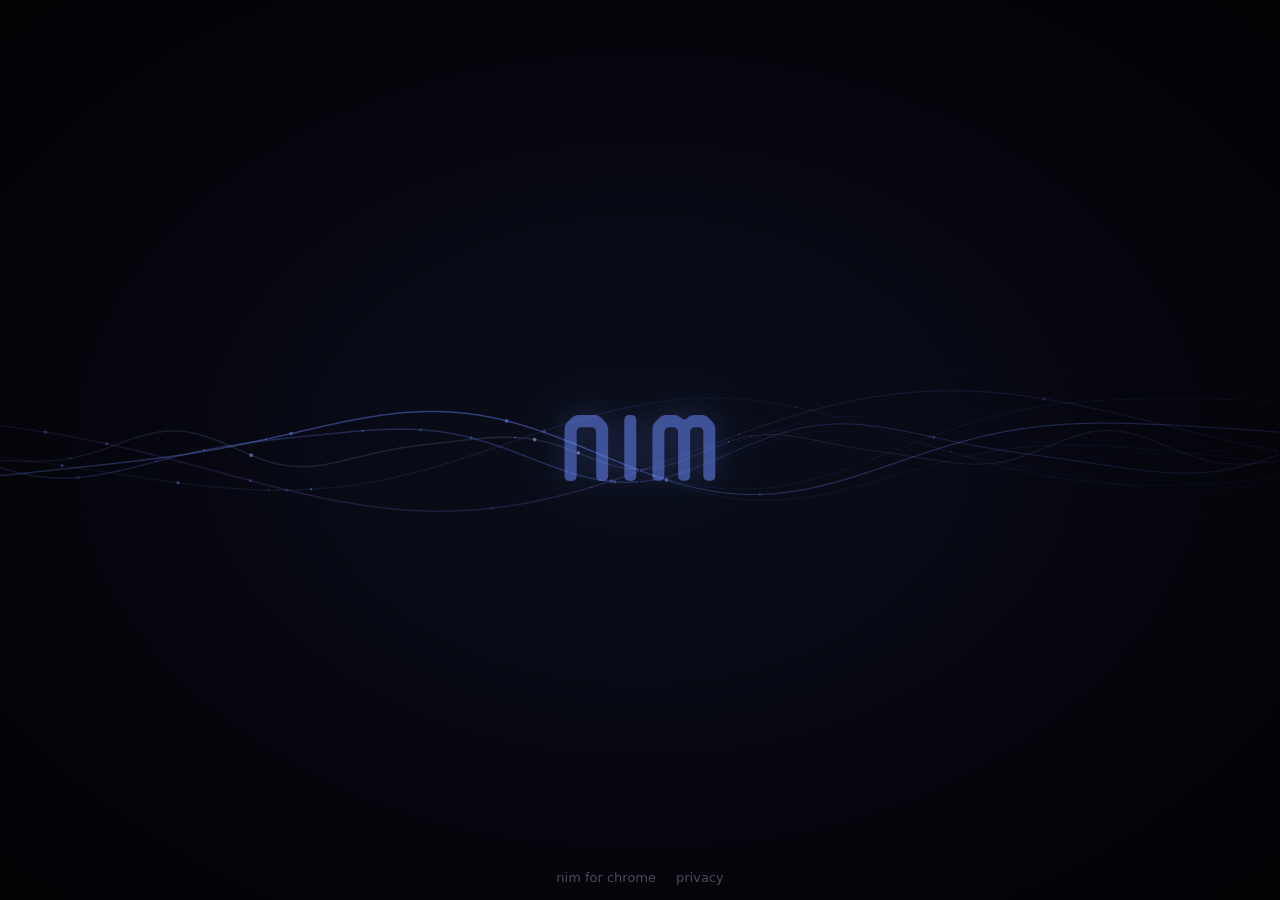
<file: index.html>
<!DOCTYPE html>
<html lang="en">
<head>
    <meta charset="UTF-8">
    <meta name="viewport" content="width=device-width, initial-scale=1.0">
    <meta name="description" content="nim">
    <meta name="theme-color" content="#060610">
    <title>nim</title>
    <style>
        * { margin: 0; padding: 0; box-sizing: border-box; }

        html, body {
            width: 100%;
            height: 100%;
            overflow: hidden;
            background: #060610;
        }

        #void {
            position: fixed;
            top: 0; left: 0;
            width: 100%; height: 100%;
            background: radial-gradient(ellipse at center, #0a0e1a 0%, #060610 60%, #030306 100%);
            overflow: hidden;
        }

        #bg-video {
            position: absolute;
            top: 50%; left: 50%;
            min-width: 100%; min-height: 100%;
            width: auto; height: auto;
            transform: translate(-50%, -50%);
            z-index: -1;
            object-fit: cover;
            opacity: 0;
            transition: opacity 3s ease-in;
        }

        #bg-video.loaded {
            opacity: 0.13;
        }

        canvas {
            position: absolute;
            top: 0; left: 0;
            width: 100%; height: 100%;
            opacity: 0;
            transition: opacity 5s ease-in;
        }

        canvas.visible {
            opacity: 1;
        }

        #nim-container {
            position: absolute;
            top: 50%; left: 50%;
            transform: translate(-50%, -50%);
            z-index: 10;
            pointer-events: none;
        }

        #nim-logo {
            width: clamp(60px, 12vw, 160px);
            height: auto;
            filter: drop-shadow(0 0 12px rgba(108, 140, 255, 0.35))
                    drop-shadow(0 0 30px rgba(108, 140, 255, 0.15));
            opacity: 0;
            transition: opacity 5s ease-in;
        }

        #nim-logo.visible {
            opacity: 0.55;
        }

        #vignette {
            position: fixed;
            top: 0; left: 0;
            width: 100%; height: 100%;
            z-index: 20;
            pointer-events: none;
            background: radial-gradient(ellipse at center, transparent 0%, transparent 40%, rgba(3, 3, 6, 0.9) 100%);
        }

        #foot {
            position: fixed;
            bottom: 16px; left: 0;
            width: 100%;
            z-index: 30;
            text-align: center;
            font: 13px/1 -apple-system, BlinkMacSystemFont, 'Segoe UI', system-ui, sans-serif;
        }

        #foot a {
            color: #9EA2B8;
            opacity: 0.45;
            text-decoration: none;
            margin: 0 10px;
            transition: opacity 0.3s;
        }

        #foot a:hover, #foot a:focus-visible { opacity: 1; }

    </style>
</head>
<body>
    <div id="void">
        <video id="bg-video" autoplay loop muted playsinline>
            <source src="nim_background.mp4" type="video/mp4">
        </video>
        <canvas id="wave-field"></canvas>
        <div id="nim-container">
            <svg id="nim-logo" xmlns="http://www.w3.org/2000/svg" viewBox="50 -496 1152 516"><path fill="#6C8CFF" d="M111 10h-11q-40 0-40-40v-353q0-29 20-49l33-33q20-20 49-20h124q29 0 49 21l32 32q20 20 20 49v353q0 40-40 40h-10q-40 0-40-40v-324q0-40-40-40h-66q-40 0-40 40v324q0 40-40 40m437-495h10q40 0 40 40v414q0 40-40 40h-10q-40 0-40-40v-414q0-40 40-40M769 8h-10q-40 0-40-40v-351q0-30 20-50l32-32q20-20 49-20h63q15 0 26.5 5t22.5 16q13 13 26 13 11 0 22-11l2-2q11-11 22.5-16t26.5-5h59q15 0 26.5 5t22.5 16l32 32q20 20 20 49v351q0 40-40 40h-10q-40 0-40-40v-322q0-40-40-40h-19q-40 0-40 40v322q0 40-40 40h-10q-40 0-40-40v-322q0-40-40-40h-23q-40 0-40 40v322q0 40-40 40"/></svg>
        </div>
    </div>
    <div id="vignette"></div>
    <nav id="foot"><a href="/chrome/">nim for chrome</a><a href="/privacy/">privacy</a></nav>

    <script>
        (function() {
            'use strict';

            const canvas = document.getElementById('wave-field');
            const ctx = canvas.getContext('2d');
            let w, h, cx, cy, dpr;
            let time = 0;
            let mouse = { x: 0, y: 0, active: false };

            function resize() {
                dpr = Math.min(window.devicePixelRatio || 1, 2);
                w = window.innerWidth;
                h = window.innerHeight;
                cx = w / 2;
                cy = h / 2;
                canvas.width = w * dpr;
                canvas.height = h * dpr;
                canvas.style.width = w + 'px';
                canvas.style.height = h + 'px';
                ctx.setTransform(dpr, 0, 0, dpr, 0, 0);
            }

            // Timeline wave parameters
            // Each wave has: amplitude, frequency, speed, phase, color, opacity
            // Past waves are solid, future waves fork into probability bands
            const waves = [
                // Primary signal waves - brand blue family
                { amp: 35, freq: 0.008, speed: 0.012, phase: 0,    color: [108, 140, 255], opacity: 0.4 },
                { amp: 25, freq: 0.012, speed: 0.015, phase: 1.2,  color: [108, 140, 255], opacity: 0.25 },
                { amp: 50, freq: 0.005, speed: 0.008, phase: 2.5,  color: [130, 108, 220], opacity: 0.2 },
                // Subtle harmonic echoes
                { amp: 15, freq: 0.02,  speed: 0.02,  phase: 0.8,  color: [160, 180, 255], opacity: 0.15 },
                { amp: 40, freq: 0.006, speed: 0.01,  phase: 3.8,  color: [90, 120, 200],  opacity: 0.12 },
            ];

            // Prediction fork parameters
            const forkCount = 3;
            const forkSpread = 0.6; // How much futures diverge

            // Smooth cursor influence - gaussian falloff, proportional to vertical offset
            function cursorDeflection(x, y) {
                if (!mouse.active) return 0;
                const dx = x - mouse.x;
                const dy = y - mouse.y;
                const distSq = dx * dx + dy * dy;
                const radius = 200;
                if (distSq > radius * radius) return 0;
                // Smooth gaussian-like falloff instead of linear
                const falloff = Math.exp(-distSq / (radius * radius * 0.18));
                // Push proportional to dy so it's smooth through center
                return dy * falloff * 0.35;
            }

            function waveY(x, wave, t) {
                const { amp, freq, speed, phase } = wave;
                const timeOffset = t * speed;
                const normalizedX = x - cx;
                return cy + Math.sin(normalizedX * freq + timeOffset + phase) * amp
                           + Math.sin(normalizedX * freq * 1.7 + timeOffset * 0.7 + phase) * amp * 0.3;
            }

            function drawWave(wave, t) {
                const { color, opacity } = wave;
                const nowX = cx;
                const step = 3;

                // === PAST (left of center) - solid, confident ===
                ctx.beginPath();
                let firstPoint = true;

                for (let x = 0; x <= nowX; x += step) {
                    let y = waveY(x, wave, t);
                    y += cursorDeflection(x, y);
                    if (firstPoint) { ctx.moveTo(x, y); firstPoint = false; }
                    else ctx.lineTo(x, y);
                }

                ctx.strokeStyle = `rgba(${color[0]}, ${color[1]}, ${color[2]}, ${opacity})`;
                ctx.lineWidth = 1.5;
                ctx.stroke();

                // === FUTURE (right of center) - forking probability bands ===
                for (let f = 0; f < forkCount; f++) {
                    const forkOffset = (f - (forkCount - 1) / 2) * forkSpread;
                    ctx.beginPath();
                    firstPoint = true;

                    for (let x = nowX; x <= w; x += step) {
                        const dist = x - nowX;
                        const divergence = forkOffset * (dist / (w - nowX));
                        const forkY = divergence * wave.amp * 1.5;
                        let y = waveY(x, wave, t) + forkY;
                        y += cursorDeflection(x, y);

                        if (firstPoint) { ctx.moveTo(x, y); firstPoint = false; }
                        else ctx.lineTo(x, y);
                    }

                    const forkOpacity = opacity * (f === Math.floor(forkCount / 2) ? 0.7 : 0.3);
                    ctx.strokeStyle = `rgba(${color[0]}, ${color[1]}, ${color[2]}, ${forkOpacity})`;
                    ctx.lineWidth = f === Math.floor(forkCount / 2) ? 1.2 : 0.7;
                    ctx.stroke();
                }
            }

            // Horizontal data stream - tiny dots flowing along the timeline
            const streamDots = [];
            const maxDots = 60;

            function initDots() {
                for (let i = 0; i < maxDots; i++) {
                    streamDots.push({
                        x: Math.random() * w,
                        speed: 1.5 + Math.random() * 3,
                        waveIdx: Math.floor(Math.random() * waves.length),
                        size: 0.5 + Math.random() * 1.5,
                        brightness: 0.3 + Math.random() * 0.7
                    });
                }
            }

            function updateAndDrawDots(t) {
                for (let i = 0; i < streamDots.length; i++) {
                    const dot = streamDots[i];
                    dot.x -= dot.speed;
                    if (dot.x < -10) {
                        dot.x = w + 10;
                        dot.waveIdx = Math.floor(Math.random() * waves.length);
                    }

                    const wave = waves[dot.waveIdx];
                    let y = waveY(dot.x, wave, t);
                    y += cursorDeflection(dot.x, y);

                    const futureF = dot.x > cx ? Math.max(0.2, 1 - (dot.x - cx) / (w - cx)) : 1;
                    const alpha = dot.brightness * futureF * 0.6;

                    ctx.beginPath();
                    ctx.arc(dot.x, y, dot.size, 0, Math.PI * 2);
                    ctx.fillStyle = `rgba(${wave.color[0]}, ${wave.color[1]}, ${wave.color[2]}, ${alpha})`;
                    ctx.fill();
                }
            }

            function animate() {
                time++;

                ctx.clearRect(0, 0, w, h);

                // Draw waves
                for (let i = 0; i < waves.length; i++) {
                    drawWave(waves[i], time);
                }

                // Streaming dots
                updateAndDrawDots(time);

                requestAnimationFrame(animate);
            }

            // Events
            let resizeTimer;
            window.addEventListener('resize', () => {
                clearTimeout(resizeTimer);
                resizeTimer = setTimeout(() => {
                    resize();
                    streamDots.length = 0;
                    initDots();
                }, 150);
            });

            document.addEventListener('mousemove', (e) => {
                mouse.x = e.clientX;
                mouse.y = e.clientY;
                mouse.active = true;
            });
            document.addEventListener('mouseleave', () => { mouse.active = false; });
            document.addEventListener('touchmove', (e) => {
                if (e.touches.length > 0) {
                    mouse.x = e.touches[0].clientX;
                    mouse.y = e.touches[0].clientY;
                    mouse.active = true;
                }
            });
            document.addEventListener('touchend', () => { mouse.active = false; });

            // Fade in background video once ready
            const vid = document.getElementById('bg-video');
            vid.addEventListener('canplaythrough', () => vid.classList.add('loaded'));
            if (vid.readyState >= 4) vid.classList.add('loaded');

            // Fade in logo and canvas together after a short delay
            const logo = document.getElementById('nim-logo');
            setTimeout(() => {
                logo.classList.add('visible');
                canvas.classList.add('visible');
            }, 500);

            // Init
            resize();
            initDots();
            animate();
        })();
    </script>
</body>
</html>
</file>
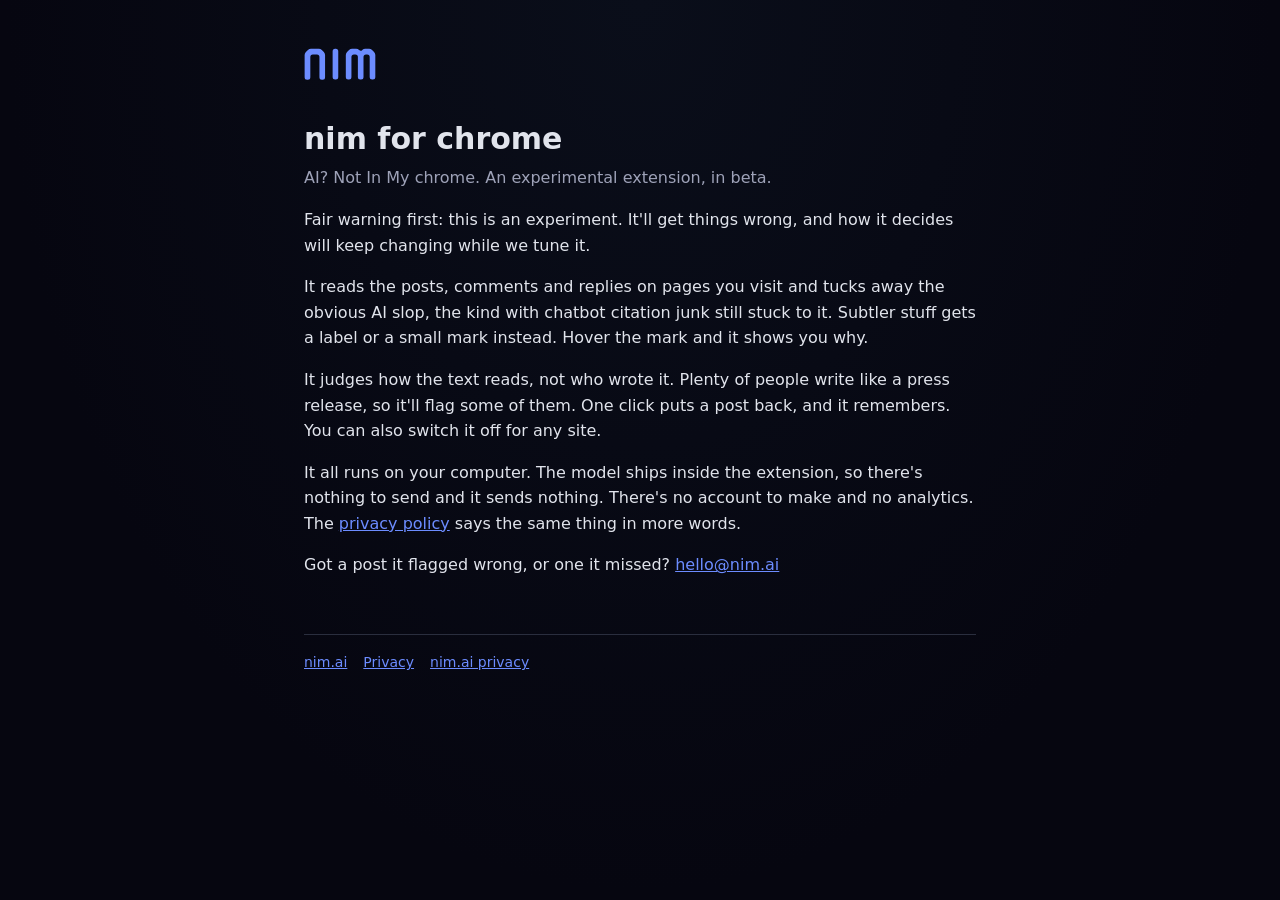
<file: chrome/index.html>
<!DOCTYPE html>
<html lang="en">
<head>
    <meta charset="UTF-8">
    <meta name="viewport" content="width=device-width, initial-scale=1.0">
    <meta name="theme-color" content="#060610">
    <meta name="description" content="nim for chrome, an experimental extension that hides obvious AI slop and flags subtler slop, on your computer.">
    <title>nim for chrome</title>
    <link rel="stylesheet" href="/doc.css">
</head>
<body>
<main>
    <a class="mark" href="/" aria-label="nim.ai home"><svg xmlns="http://www.w3.org/2000/svg" viewBox="50 -496 1152 516" role="img" aria-hidden="true"><path fill="#6C8CFF" d="M111 10h-11q-40 0-40-40v-353q0-29 20-49l33-33q20-20 49-20h124q29 0 49 21l32 32q20 20 20 49v353q0 40-40 40h-10q-40 0-40-40v-324q0-40-40-40h-66q-40 0-40 40v324q0 40-40 40m437-495h10q40 0 40 40v414q0 40-40 40h-10q-40 0-40-40v-414q0-40 40-40M769 8h-10q-40 0-40-40v-351q0-30 20-50l32-32q20-20 49-20h63q15 0 26.5 5t22.5 16q13 13 26 13 11 0 22-11l2-2q11-11 22.5-16t26.5-5h59q15 0 26.5 5t22.5 16l32 32q20 20 20 49v351q0 40-40 40h-10q-40 0-40-40v-322q0-40-40-40h-19q-40 0-40 40v322q0 40-40 40h-10q-40 0-40-40v-322q0-40-40-40h-23q-40 0-40 40v322q0 40-40 40"/></svg></a>

    <h1>nim for chrome</h1>
    <p class="dim">AI? Not In My chrome. An experimental extension, in beta.</p>

    <p>Fair warning first: this is an experiment. It'll get things wrong, and how it decides will keep changing
    while we tune it.</p>

    <p>It reads the posts, comments and replies on pages you visit and tucks away the obvious AI slop, the kind
    with chatbot citation junk still stuck to it. Subtler stuff gets a label or a small mark instead. Hover the mark
    and it shows you why.</p>

    <p>It judges how the text reads, not who wrote it. Plenty of people write like a press release, so it'll flag
    some of them. One click puts a post back, and it remembers. You can also switch it off for any site.</p>

    <p>It all runs on your computer. The model ships inside the extension, so there's nothing to send and it sends
    nothing. There's no account to make and no analytics. The <a href="/chrome/privacy/">privacy policy</a> says
    the same thing in more words.</p>

    <p>Got a post it flagged wrong, or one it missed? <a href="mailto:hello@nim.ai">hello@nim.ai</a></p>

    <footer>
        <a href="/">nim.ai</a><a href="/chrome/privacy/">Privacy</a><a href="/privacy/">nim.ai privacy</a>
    </footer>
</main>
</body>
</html>
</file>
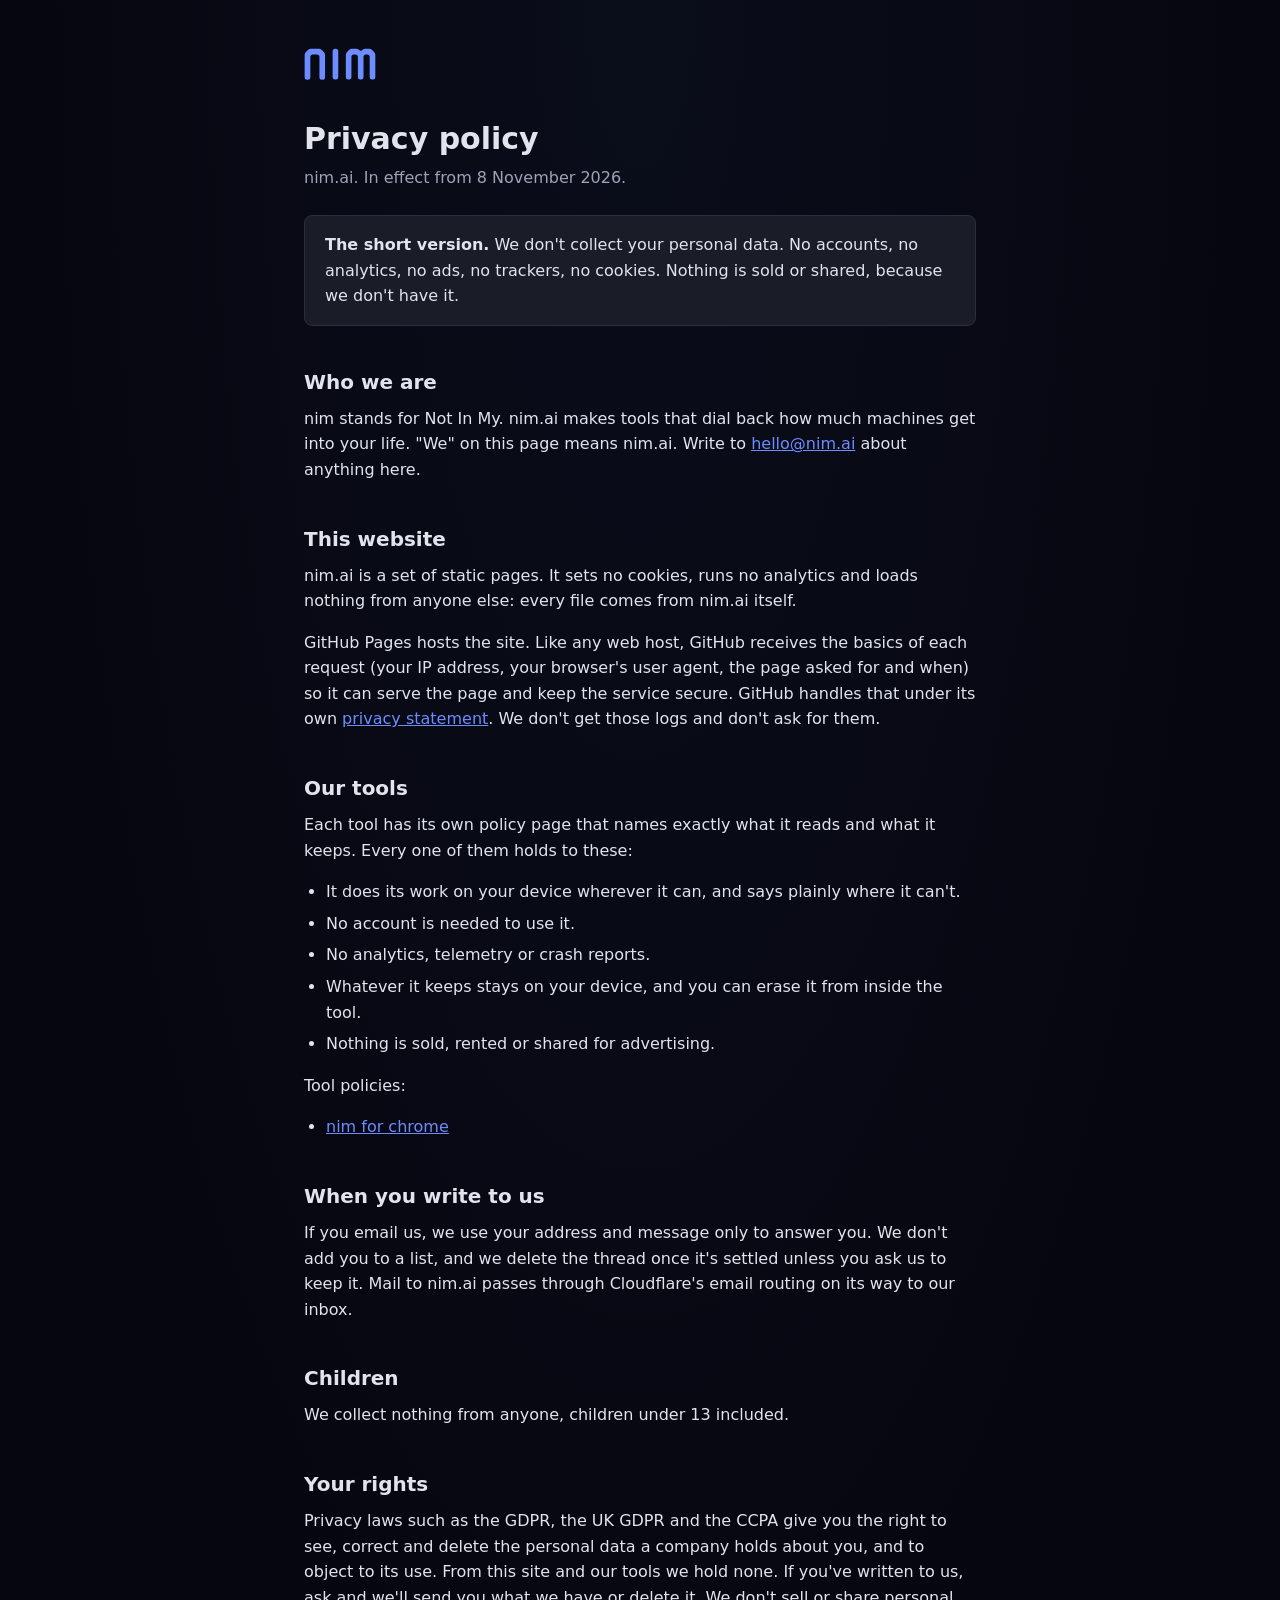
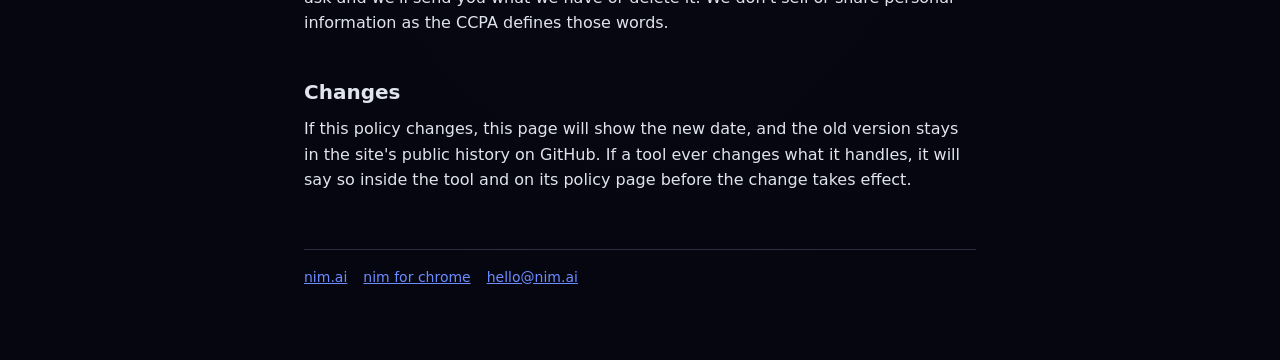
<file: privacy/index.html>
<!DOCTYPE html>
<html lang="en">
<head>
    <meta charset="UTF-8">
    <meta name="viewport" content="width=device-width, initial-scale=1.0">
    <meta name="theme-color" content="#060610">
    <meta name="description" content="nim.ai's privacy policy: no accounts, no analytics, no tracking, nothing sold.">
    <title>Privacy policy, nim.ai</title>
    <link rel="stylesheet" href="/doc.css">
</head>
<body>
<main>
    <a class="mark" href="/" aria-label="nim.ai home"><svg xmlns="http://www.w3.org/2000/svg" viewBox="50 -496 1152 516" role="img" aria-hidden="true"><path fill="#6C8CFF" d="M111 10h-11q-40 0-40-40v-353q0-29 20-49l33-33q20-20 49-20h124q29 0 49 21l32 32q20 20 20 49v353q0 40-40 40h-10q-40 0-40-40v-324q0-40-40-40h-66q-40 0-40 40v324q0 40-40 40m437-495h10q40 0 40 40v414q0 40-40 40h-10q-40 0-40-40v-414q0-40 40-40M769 8h-10q-40 0-40-40v-351q0-30 20-50l32-32q20-20 49-20h63q15 0 26.5 5t22.5 16q13 13 26 13 11 0 22-11l2-2q11-11 22.5-16t26.5-5h59q15 0 26.5 5t22.5 16l32 32q20 20 20 49v351q0 40-40 40h-10q-40 0-40-40v-322q0-40-40-40h-19q-40 0-40 40v322q0 40-40 40h-10q-40 0-40-40v-322q0-40-40-40h-23q-40 0-40 40v322q0 40-40 40"/></svg></a>

    <h1>Privacy policy</h1>
    <p class="dim">nim.ai. In effect from 8 November 2026.</p>

    <div class="card">
        <p><strong>The short version.</strong> We don't collect your personal data. No accounts, no analytics, no
        ads, no trackers, no cookies. Nothing is sold or shared, because we don't have it.</p>
    </div>

    <h2>Who we are</h2>
    <p>nim stands for Not In My. nim.ai makes tools that dial back how much machines get into your life. "We" on
    this page means nim.ai. Write to <a href="mailto:hello@nim.ai">hello@nim.ai</a> about anything here.</p>

    <h2>This website</h2>
    <p>nim.ai is a set of static pages. It sets no cookies, runs no analytics and loads nothing from anyone else:
    every file comes from nim.ai itself.</p>
    <p>GitHub Pages hosts the site. Like any web host, GitHub receives the basics of each request (your IP address,
    your browser's user agent, the page asked for and when) so it can serve the page and keep the service secure.
    GitHub handles that under its own
    <a href="https://docs.github.com/en/site-policy/privacy-policies/github-general-privacy-statement">privacy
    statement</a>. We don't get those logs and don't ask for them.</p>

    <h2>Our tools</h2>
    <p>Each tool has its own policy page that names exactly what it reads and what it keeps. Every one of them
    holds to these:</p>
    <ul>
        <li>It does its work on your device wherever it can, and says plainly where it can't.</li>
        <li>No account is needed to use it.</li>
        <li>No analytics, telemetry or crash reports.</li>
        <li>Whatever it keeps stays on your device, and you can erase it from inside the tool.</li>
        <li>Nothing is sold, rented or shared for advertising.</li>
    </ul>
    <p>Tool policies:</p>
    <ul>
        <li><a href="/chrome/privacy/">nim for chrome</a></li>
    </ul>

    <h2>When you write to us</h2>
    <p>If you email us, we use your address and message only to answer you. We don't add you to a list, and we
    delete the thread once it's settled unless you ask us to keep it. Mail to nim.ai passes through Cloudflare's
    email routing on its way to our inbox.</p>

    <h2>Children</h2>
    <p>We collect nothing from anyone, children under 13 included.</p>

    <h2>Your rights</h2>
    <p>Privacy laws such as the GDPR, the UK GDPR and the CCPA give you the right to see, correct and delete the
    personal data a company holds about you, and to object to its use. From this site and our tools we hold none.
    If you've written to us, ask and we'll send you what we have or delete it. We don't sell or share personal
    information as the CCPA defines those words.</p>

    <h2>Changes</h2>
    <p>If this policy changes, this page will show the new date, and the old version stays in the site's public
    history on GitHub. If a tool ever changes what it handles, it will say so inside the tool and on its policy page
    before the change takes effect.</p>

    <footer>
        <a href="/">nim.ai</a><a href="/chrome/">nim for chrome</a><a href="mailto:hello@nim.ai">hello@nim.ai</a>
    </footer>
</main>
</body>
</html>
</file>
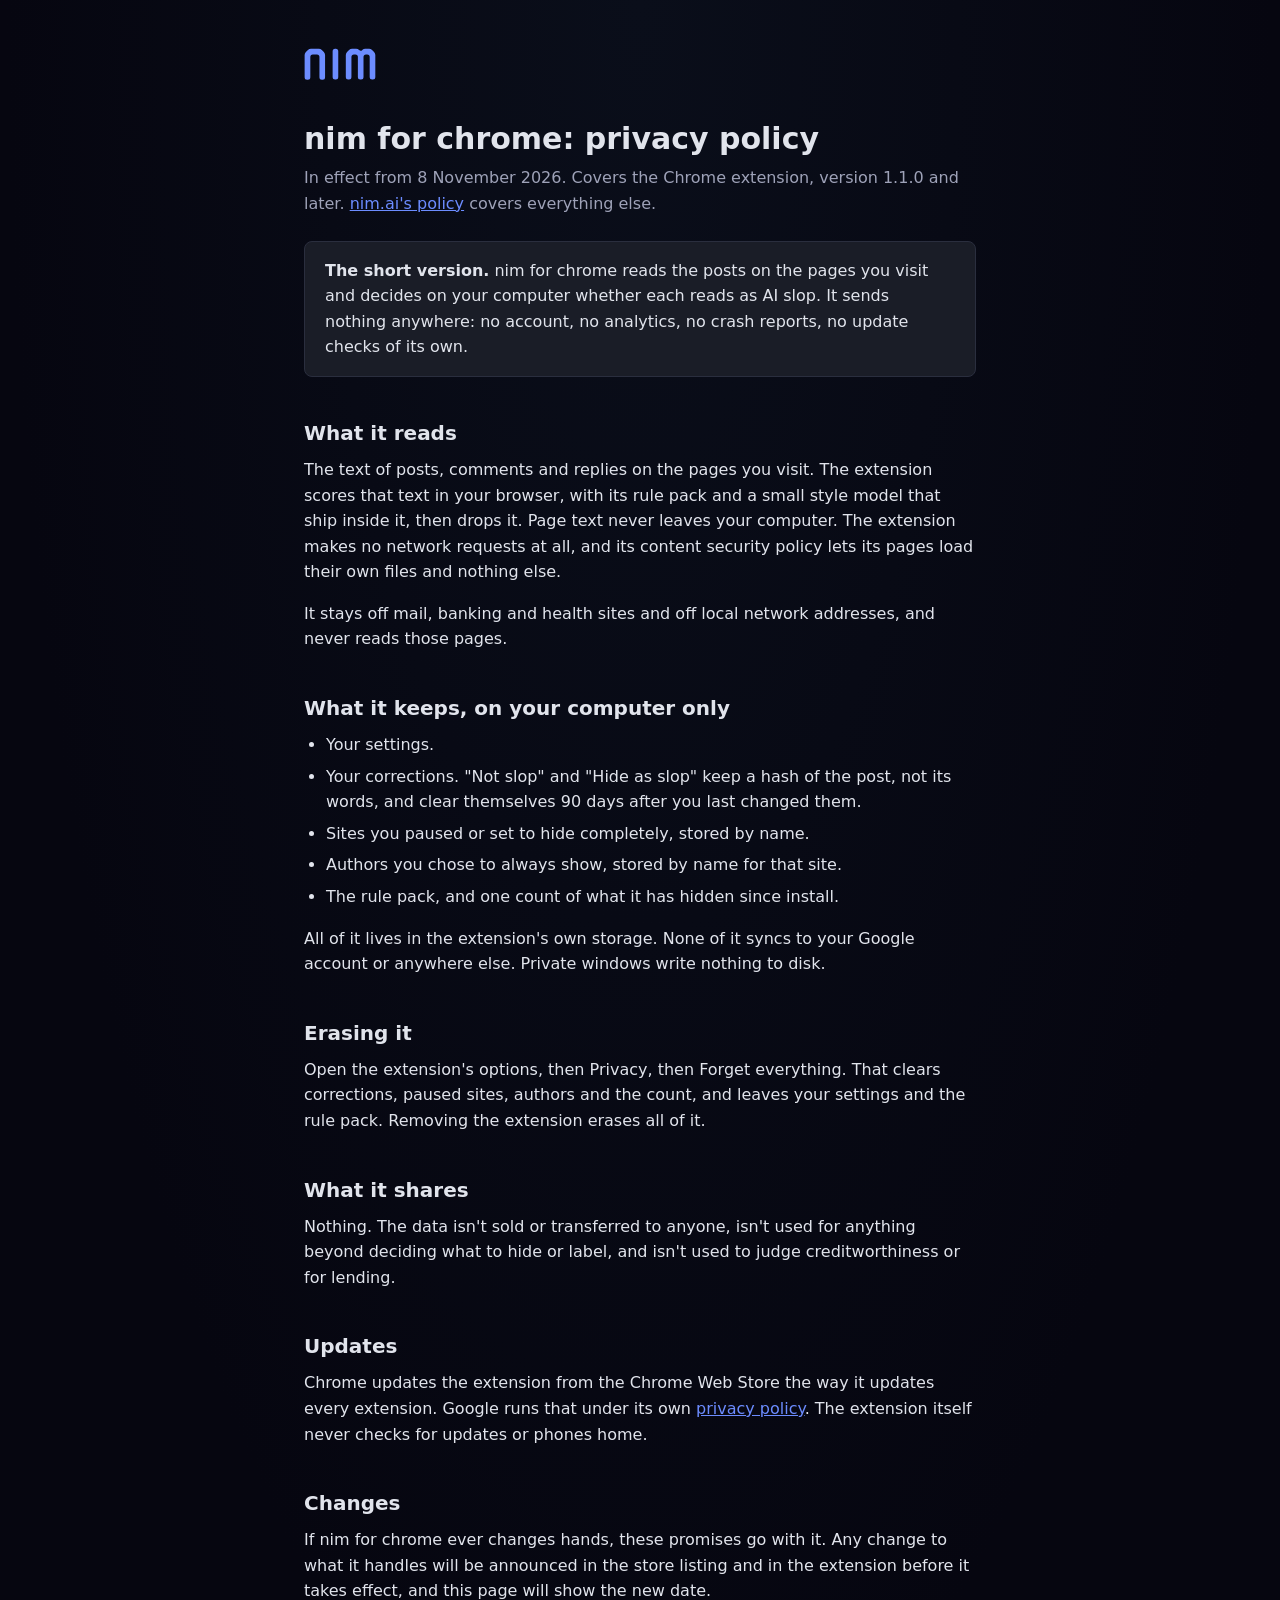
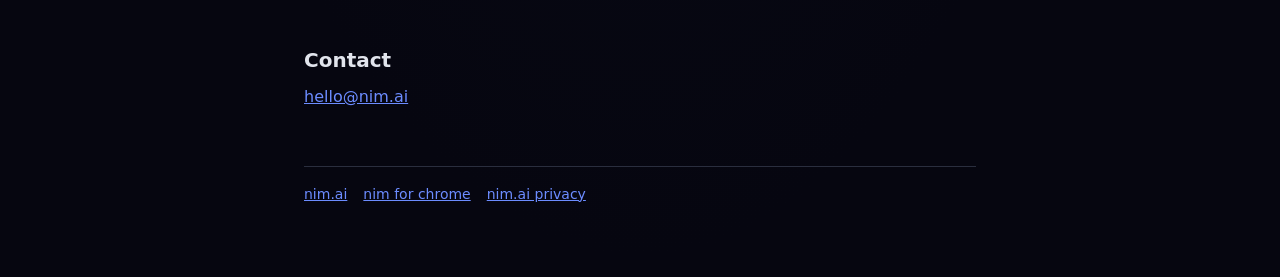
<file: chrome/privacy/index.html>
<!DOCTYPE html>
<html lang="en">
<head>
    <meta charset="UTF-8">
    <meta name="viewport" content="width=device-width, initial-scale=1.0">
    <meta name="theme-color" content="#060610">
    <meta name="description" content="nim for chrome's privacy policy: it decides on your computer and sends nothing anywhere.">
    <title>Privacy policy, nim for chrome</title>
    <link rel="stylesheet" href="/doc.css">
</head>
<body>
<main>
    <a class="mark" href="/" aria-label="nim.ai home"><svg xmlns="http://www.w3.org/2000/svg" viewBox="50 -496 1152 516" role="img" aria-hidden="true"><path fill="#6C8CFF" d="M111 10h-11q-40 0-40-40v-353q0-29 20-49l33-33q20-20 49-20h124q29 0 49 21l32 32q20 20 20 49v353q0 40-40 40h-10q-40 0-40-40v-324q0-40-40-40h-66q-40 0-40 40v324q0 40-40 40m437-495h10q40 0 40 40v414q0 40-40 40h-10q-40 0-40-40v-414q0-40 40-40M769 8h-10q-40 0-40-40v-351q0-30 20-50l32-32q20-20 49-20h63q15 0 26.5 5t22.5 16q13 13 26 13 11 0 22-11l2-2q11-11 22.5-16t26.5-5h59q15 0 26.5 5t22.5 16l32 32q20 20 20 49v351q0 40-40 40h-10q-40 0-40-40v-322q0-40-40-40h-19q-40 0-40 40v322q0 40-40 40h-10q-40 0-40-40v-322q0-40-40-40h-23q-40 0-40 40v322q0 40-40 40"/></svg></a>

    <h1>nim for chrome: privacy policy</h1>
    <p class="dim">In effect from 8 November 2026. Covers the Chrome extension, version 1.1.0 and later.
    <a href="/privacy/">nim.ai's policy</a> covers everything else.</p>

    <div class="card">
        <p><strong>The short version.</strong> nim for chrome reads the posts on the pages you visit and decides on
        your computer whether each reads as AI slop. It sends nothing anywhere: no account, no analytics, no crash
        reports, no update checks of its own.</p>
    </div>

    <h2>What it reads</h2>
    <p>The text of posts, comments and replies on the pages you visit. The extension scores that text in your
    browser, with its rule pack and a small style model that ship inside it, then drops it. Page text never leaves
    your computer. The extension makes no network requests at all, and its content security policy lets its pages
    load their own files and nothing else.</p>
    <p>It stays off mail, banking and health sites and off local network addresses, and never reads those pages.</p>

    <h2>What it keeps, on your computer only</h2>
    <ul>
        <li>Your settings.</li>
        <li>Your corrections. "Not slop" and "Hide as slop" keep a hash of the post, not its words, and clear
        themselves 90 days after you last changed them.</li>
        <li>Sites you paused or set to hide completely, stored by name.</li>
        <li>Authors you chose to always show, stored by name for that site.</li>
        <li>The rule pack, and one count of what it has hidden since install.</li>
    </ul>
    <p>All of it lives in the extension's own storage. None of it syncs to your Google account or anywhere else.
    Private windows write nothing to disk.</p>

    <h2>Erasing it</h2>
    <p>Open the extension's options, then Privacy, then Forget everything. That clears corrections, paused sites,
    authors and the count, and leaves your settings and the rule pack. Removing the extension erases all of it.</p>

    <h2>What it shares</h2>
    <p>Nothing. The data isn't sold or transferred to anyone, isn't used for anything beyond deciding what to hide
    or label, and isn't used to judge creditworthiness or for lending.</p>

    <h2>Updates</h2>
    <p>Chrome updates the extension from the Chrome Web Store the way it updates every extension. Google runs that
    under its own <a href="https://policies.google.com/privacy">privacy policy</a>. The extension itself never
    checks for updates or phones home.</p>

    <h2>Changes</h2>
    <p>If nim for chrome ever changes hands, these promises go with it. Any change to what it handles will be
    announced in the store listing and in the extension before it takes effect, and this page will show the new
    date.</p>

    <h2>Contact</h2>
    <p><a href="mailto:hello@nim.ai">hello@nim.ai</a></p>

    <footer>
        <a href="/">nim.ai</a><a href="/chrome/">nim for chrome</a><a href="/privacy/">nim.ai privacy</a>
    </footer>
</main>
</body>
</html>
</file>
<file: doc.css>
/* Text pages on nim.ai, in the brand's tokens (../logo for the mark and color, nostra's style.css for the rest). */
:root {
    --accent: #6C8CFF;
    --bg: #0F1117;
    --bg-card: #1A1D27;
    --border: #2A2E3E;
    --text: #E1E4EC;
    --text-dim: #9EA2B8;
    --radius: 8px;
    --font: -apple-system, BlinkMacSystemFont, 'Segoe UI', system-ui, sans-serif;
}

* { box-sizing: border-box; }

html { background: #060610; }

body {
    margin: 0;
    min-height: 100vh;
    background: radial-gradient(ellipse at top, #0a0e1a 0%, #060610 70%);
    color: var(--text);
    font: 16px/1.6 var(--font);
}

main {
    max-width: 720px;
    margin: 0 auto;
    padding: 48px 24px 72px;
}

.mark {
    display: inline-block;
    width: 72px;
    margin-bottom: 32px;
}

.mark svg { display: block; width: 100%; height: auto; }

h1 { font-size: 30px; line-height: 1.25; margin: 0 0 8px; }
h2 { font-size: 20px; margin: 40px 0 8px; }
p, ul { margin: 0 0 16px; }
ul { padding-left: 22px; }
li { margin-bottom: 6px; }

.dim { color: var(--text-dim); }

.card {
    background: var(--bg-card);
    border: 1px solid var(--border);
    border-radius: var(--radius);
    padding: 16px 20px;
    margin: 24px 0;
}

.card p:last-child, .card ul:last-child { margin-bottom: 0; }

a { color: var(--accent); }
a:focus-visible { outline: 2px solid var(--accent); outline-offset: 2px; border-radius: 2px; }

footer {
    margin-top: 56px;
    padding-top: 16px;
    border-top: 1px solid var(--border);
    color: var(--text-dim);
    font-size: 14px;
}

footer a { margin-right: 16px; }
</file>
